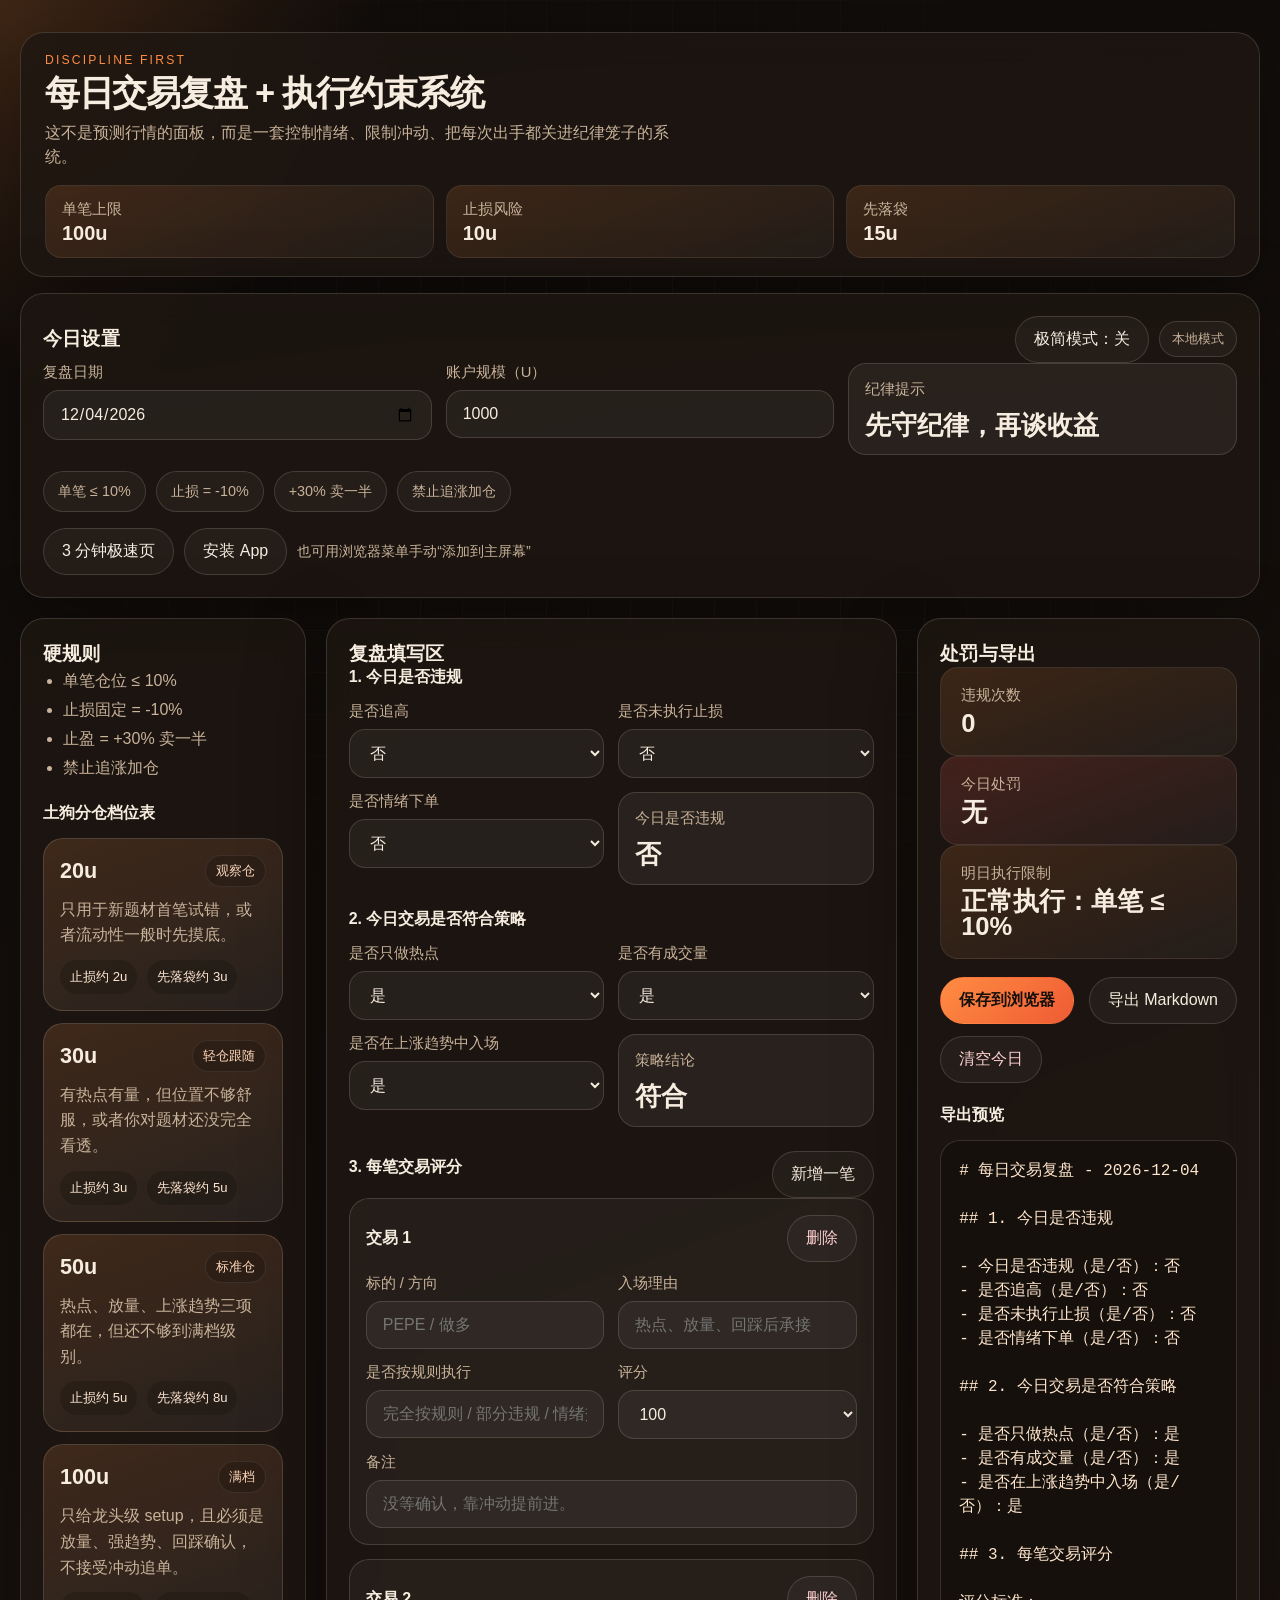
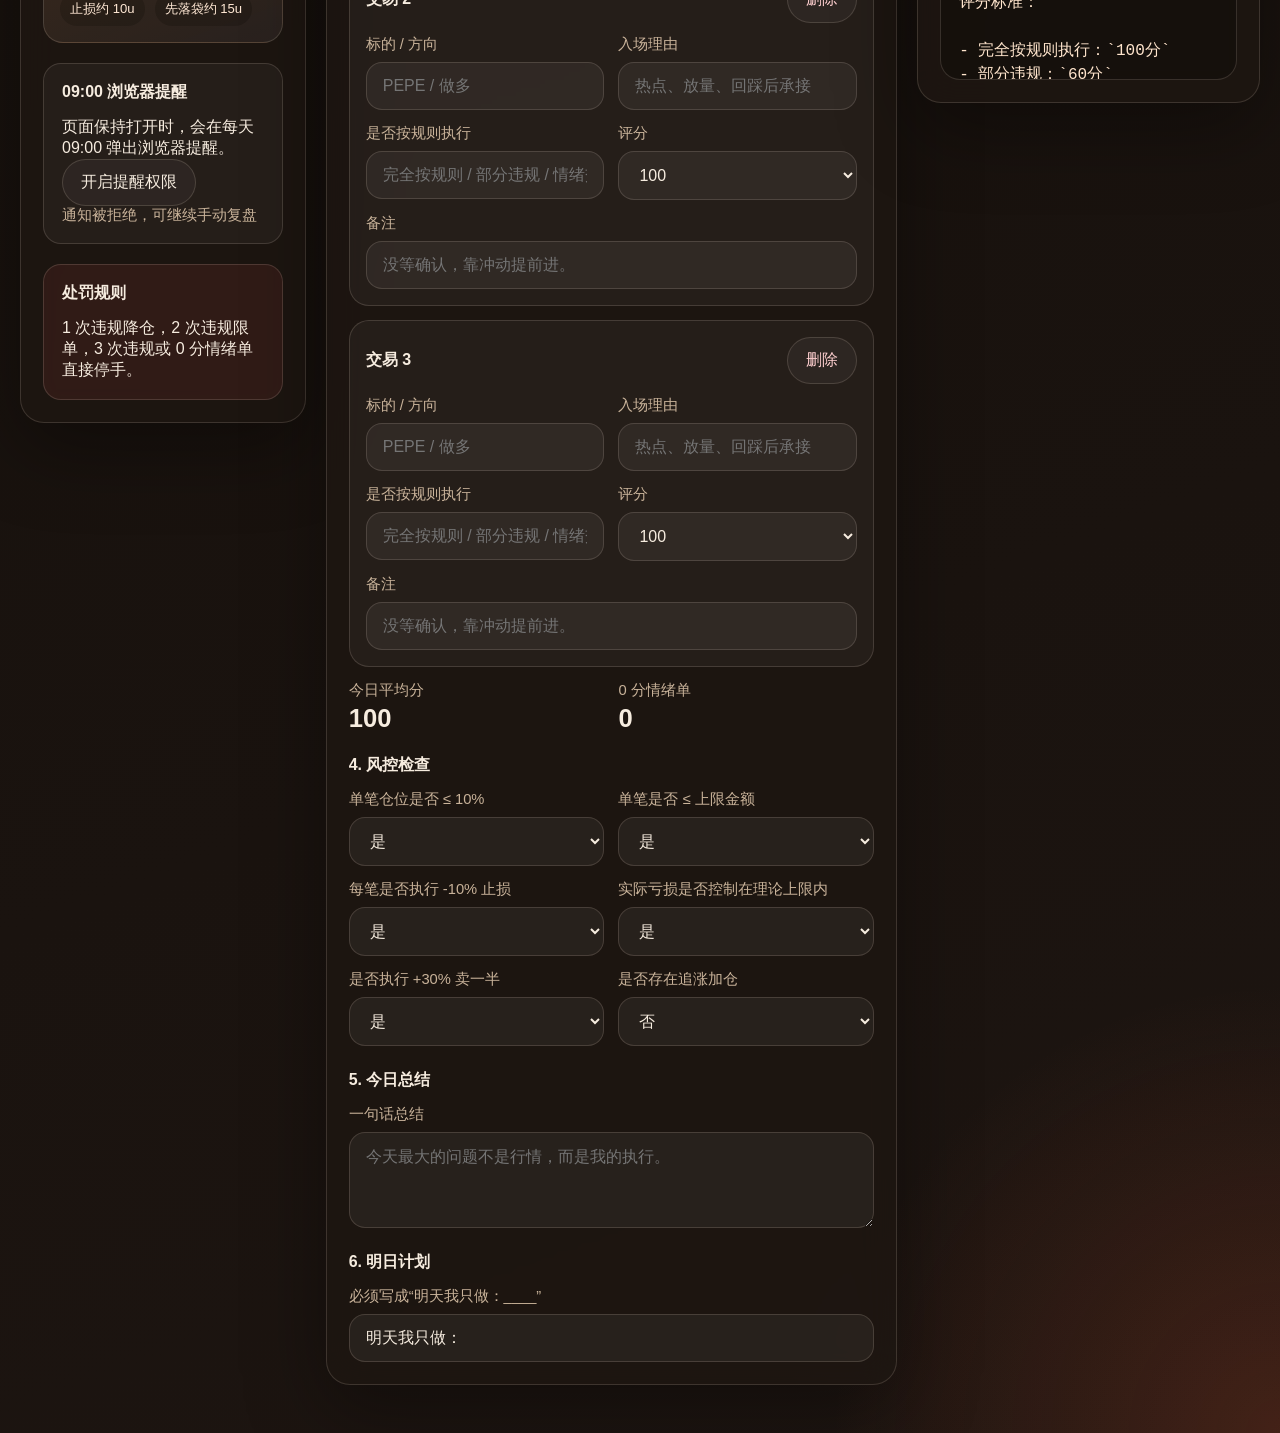
<file: index.html>
<!DOCTYPE html>
<html lang="zh-CN">
  <head>
    <meta charset="UTF-8" />
    <meta name="viewport" content="width=device-width, initial-scale=1.0" />
    <meta name="theme-color" content="#1b130f" />
    <title>每日交易复盘 + 执行约束系统</title>
    <link rel="manifest" href="./manifest.webmanifest" />
    <link rel="apple-touch-icon" href="./icons/apple-touch-icon.png" />
    <link rel="stylesheet" href="./styles.css" />
  </head>
  <body>
    <div class="bg-grid"></div>
    <main class="app-shell">
      <section class="hero-card">
        <div class="hero-copy">
          <p class="eyebrow">Discipline First</p>
          <h1>每日交易复盘 + 执行约束系统</h1>
          <p class="hero-text">
            这不是预测行情的面板，而是一套控制情绪、限制冲动、把每次出手都关进纪律笼子的系统。
          </p>
        </div>
        <div class="hero-metrics">
          <div class="metric-box">
            <span class="metric-label">单笔上限</span>
            <strong id="position-limit">100u</strong>
          </div>
          <div class="metric-box">
            <span class="metric-label">止损风险</span>
            <strong id="loss-limit">10u</strong>
          </div>
          <div class="metric-box">
            <span class="metric-label">先落袋</span>
            <strong id="take-profit-lock">15u</strong>
          </div>
        </div>
      </section>

      <section class="panel top-panel">
        <div class="panel-title-row">
          <h2>今日设置</h2>
          <div class="title-actions">
            <button id="simple-mode-toggle" type="button" class="ghost-button mode-toggle">极简模式：关</button>
            <span class="status-pill" id="save-status">未保存</span>
          </div>
        </div>
        <div class="field-grid compact-grid">
          <label class="field">
            <span>复盘日期</span>
            <input id="review-date" type="date" />
          </label>
          <label class="field">
            <span>账户规模（U）</span>
            <input id="account-size" type="number" min="0" step="10" value="1000" />
          </label>
          <div class="field field-static">
            <span>纪律提示</span>
            <strong>先守纪律，再谈收益</strong>
          </div>
        </div>
        <div class="quick-rule-strip">
          <span class="quick-rule-pill">单笔 ≤ 10%</span>
          <span class="quick-rule-pill">止损 = -10%</span>
          <span class="quick-rule-pill">+30% 卖一半</span>
          <span class="quick-rule-pill">禁止追涨加仓</span>
        </div>
        <div class="entry-strip">
          <a class="ghost-button link-button" href="./quick.html">3 分钟极速页</a>
          <button id="install-app" type="button" class="ghost-button">安装 App</button>
          <span id="install-status" class="install-status">可加到主屏幕或桌面</span>
        </div>
      </section>

      <div class="content-grid">
        <section class="panel side-panel">
          <div class="panel-title-row">
            <h2>硬规则</h2>
          </div>
          <ul class="rule-list">
            <li>单笔仓位 ≤ 10%</li>
            <li>止损固定 = -10%</li>
            <li>止盈 = +30% 卖一半</li>
            <li>禁止追涨加仓</li>
          </ul>
          <section class="sizing-section">
            <h3>土狗分仓档位表</h3>
            <div class="sizing-grid">
              <article class="tier-card" data-tier-ratio="0.02">
                <div class="tier-top">
                  <strong class="tier-amount">20u</strong>
                  <span class="tier-tag">观察仓</span>
                </div>
                <p class="tier-guidance">只用于新题材首笔试错，或者流动性一般时先摸底。</p>
                <div class="tier-notes">
                  <span class="tier-risk">止损约 2u</span>
                  <span class="tier-profit">先落袋约 3u</span>
                </div>
              </article>
              <article class="tier-card" data-tier-ratio="0.03">
                <div class="tier-top">
                  <strong class="tier-amount">30u</strong>
                  <span class="tier-tag">轻仓跟随</span>
                </div>
                <p class="tier-guidance">有热点有量，但位置不够舒服，或者你对题材还没完全看透。</p>
                <div class="tier-notes">
                  <span class="tier-risk">止损约 3u</span>
                  <span class="tier-profit">先落袋约 4u</span>
                </div>
              </article>
              <article class="tier-card" data-tier-ratio="0.05">
                <div class="tier-top">
                  <strong class="tier-amount">50u</strong>
                  <span class="tier-tag">标准仓</span>
                </div>
                <p class="tier-guidance">热点、放量、上涨趋势三项都在，但还不够到满档级别。</p>
                <div class="tier-notes">
                  <span class="tier-risk">止损约 5u</span>
                  <span class="tier-profit">先落袋约 8u</span>
                </div>
              </article>
              <article class="tier-card" data-tier-ratio="0.1">
                <div class="tier-top">
                  <strong class="tier-amount">100u</strong>
                  <span class="tier-tag">满档</span>
                </div>
                <p class="tier-guidance">只给龙头级 setup，且必须是放量、强趋势、回踩确认，不接受冲动追单。</p>
                <div class="tier-notes">
                  <span class="tier-risk">止损约 10u</span>
                  <span class="tier-profit">先落袋约 15u</span>
                </div>
              </article>
            </div>
          </section>
          <div class="reminder-card simple-hide">
            <h3>09:00 浏览器提醒</h3>
            <p>页面保持打开时，会在每天 09:00 弹出浏览器提醒。</p>
            <button id="enable-notification" type="button" class="ghost-button">开启提醒权限</button>
            <p id="notification-state" class="muted-text">尚未授权通知</p>
          </div>
          <div class="reminder-card warning-card simple-hide">
            <h3>处罚规则</h3>
            <p>1 次违规降仓，2 次违规限单，3 次违规或 0 分情绪单直接停手。</p>
          </div>
        </section>

        <section class="panel main-panel">
          <div class="panel-title-row">
            <h2>复盘填写区</h2>
          </div>

          <section class="subsection">
            <h3>1. 今日是否违规</h3>
            <div class="field-grid">
              <label class="field">
                <span>是否追高</span>
                <select id="violation-chase-high">
                  <option value="no">否</option>
                  <option value="yes">是</option>
                </select>
              </label>
              <label class="field">
                <span>是否未执行止损</span>
                <select id="violation-no-stop">
                  <option value="no">否</option>
                  <option value="yes">是</option>
                </select>
              </label>
              <label class="field">
                <span>是否情绪下单</span>
                <select id="violation-emotional">
                  <option value="no">否</option>
                  <option value="yes">是</option>
                </select>
              </label>
              <div class="field field-static">
                <span>今日是否违规</span>
                <strong id="overall-violation">否</strong>
              </div>
            </div>
          </section>

          <section class="subsection">
            <h3>2. 今日交易是否符合策略</h3>
            <div class="field-grid">
              <label class="field">
                <span>是否只做热点</span>
                <select id="strategy-hot">
                  <option value="yes">是</option>
                  <option value="no">否</option>
                </select>
              </label>
              <label class="field">
                <span>是否有成交量</span>
                <select id="strategy-volume">
                  <option value="yes">是</option>
                  <option value="no">否</option>
                </select>
              </label>
              <label class="field">
                <span>是否在上涨趋势中入场</span>
                <select id="strategy-trend">
                  <option value="yes">是</option>
                  <option value="no">否</option>
                </select>
              </label>
              <div class="field field-static">
                <span>策略结论</span>
                <strong id="strategy-result">符合</strong>
              </div>
            </div>
          </section>

          <section class="subsection">
            <div class="panel-title-row inner-title-row">
              <h3>3. 每笔交易评分</h3>
              <button id="add-trade" type="button" class="ghost-button">新增一笔</button>
            </div>
            <div id="trade-list" class="trade-list"></div>
            <div class="score-bar">
              <div>
                <span class="muted-text">今日平均分</span>
                <strong id="average-score">0</strong>
              </div>
              <div>
                <span class="muted-text">0 分情绪单</span>
                <strong id="zero-score-count">0</strong>
              </div>
            </div>
          </section>

          <section class="subsection">
            <h3>4. 风控检查</h3>
            <div class="field-grid">
              <label class="field">
                <span>单笔仓位是否 ≤ 10%</span>
                <select id="risk-position">
                  <option value="yes">是</option>
                  <option value="no">否</option>
                </select>
              </label>
              <label class="field">
                <span>单笔是否 ≤ 上限金额</span>
                <select id="risk-position-amount">
                  <option value="yes">是</option>
                  <option value="no">否</option>
                </select>
              </label>
              <label class="field">
                <span>每笔是否执行 -10% 止损</span>
                <select id="risk-stop-loss">
                  <option value="yes">是</option>
                  <option value="no">否</option>
                </select>
              </label>
              <label class="field">
                <span>实际亏损是否控制在理论上限内</span>
                <select id="risk-loss-cap">
                  <option value="yes">是</option>
                  <option value="no">否</option>
                </select>
              </label>
              <label class="field">
                <span>是否执行 +30% 卖一半</span>
                <select id="risk-take-profit">
                  <option value="yes">是</option>
                  <option value="no">否</option>
                </select>
              </label>
              <label class="field">
                <span>是否存在追涨加仓</span>
                <select id="risk-chase-add">
                  <option value="no">否</option>
                  <option value="yes">是</option>
                </select>
              </label>
            </div>
          </section>

          <section class="subsection">
            <h3>5. 今日总结</h3>
            <label class="field">
              <span>一句话总结</span>
              <textarea id="daily-summary" rows="2" placeholder="今天最大的问题不是行情，而是我的执行。"></textarea>
            </label>
          </section>

          <section class="subsection">
            <h3>6. 明日计划</h3>
            <label class="field">
              <span>必须写成“明天我只做：____”</span>
              <input id="tomorrow-plan" type="text" placeholder="明天我只做：强势热点里放量突破后的第一笔回踩。" />
            </label>
          </section>
        </section>

        <section class="panel outcome-panel">
          <div class="panel-title-row">
            <h2>处罚与导出</h2>
          </div>
          <div class="penalty-box">
            <span class="muted-text">违规次数</span>
            <strong id="violation-count">0</strong>
          </div>
          <div class="penalty-box danger-box">
            <span class="muted-text">今日处罚</span>
            <strong id="penalty-today">无</strong>
          </div>
          <div class="penalty-box">
            <span class="muted-text">明日执行限制</span>
            <strong id="penalty-next-day">正常执行：单笔 ≤ 10%</strong>
          </div>
          <div class="action-row">
            <button id="save-review" type="button" class="primary-button">保存到浏览器</button>
            <button id="export-markdown" type="button" class="ghost-button">导出 Markdown</button>
            <button id="reset-review" type="button" class="ghost-button danger-action">清空今日</button>
          </div>
          <section class="subsection preview-section simple-hide">
            <h3>导出预览</h3>
            <pre id="markdown-preview"></pre>
          </section>
        </section>
      </div>
    </main>

    <div class="mobile-action-bar">
      <button id="mobile-mode-toggle" type="button" class="ghost-button">极简模式</button>
      <button id="mobile-add-trade" type="button" class="ghost-button">+1 笔</button>
      <button id="mobile-save" type="button" class="primary-button">保存</button>
    </div>

    <template id="trade-row-template">
      <article class="trade-card">
        <div class="trade-card-header">
          <strong class="trade-number">交易 1</strong>
          <button type="button" class="remove-trade">删除</button>
        </div>
        <div class="field-grid trade-grid">
          <label class="field">
            <span>标的 / 方向</span>
            <input class="trade-symbol" type="text" placeholder="PEPE / 做多" />
          </label>
          <label class="field">
            <span>入场理由</span>
            <input class="trade-reason" type="text" placeholder="热点、放量、回踩后承接" />
          </label>
          <label class="field">
            <span>是否按规则执行</span>
            <input class="trade-execution" type="text" placeholder="完全按规则 / 部分违规 / 情绪交易" />
          </label>
          <label class="field">
            <span>评分</span>
            <select class="trade-score">
              <option value="100">100</option>
              <option value="60">60</option>
              <option value="0">0</option>
            </select>
          </label>
          <label class="field trade-note-field">
            <span>备注</span>
            <input class="trade-note" type="text" placeholder="没等确认，靠冲动提前进。" />
          </label>
        </div>
      </article>
    </template>

    <script src="./app.js"></script>
  </body>
  </html>
</file>
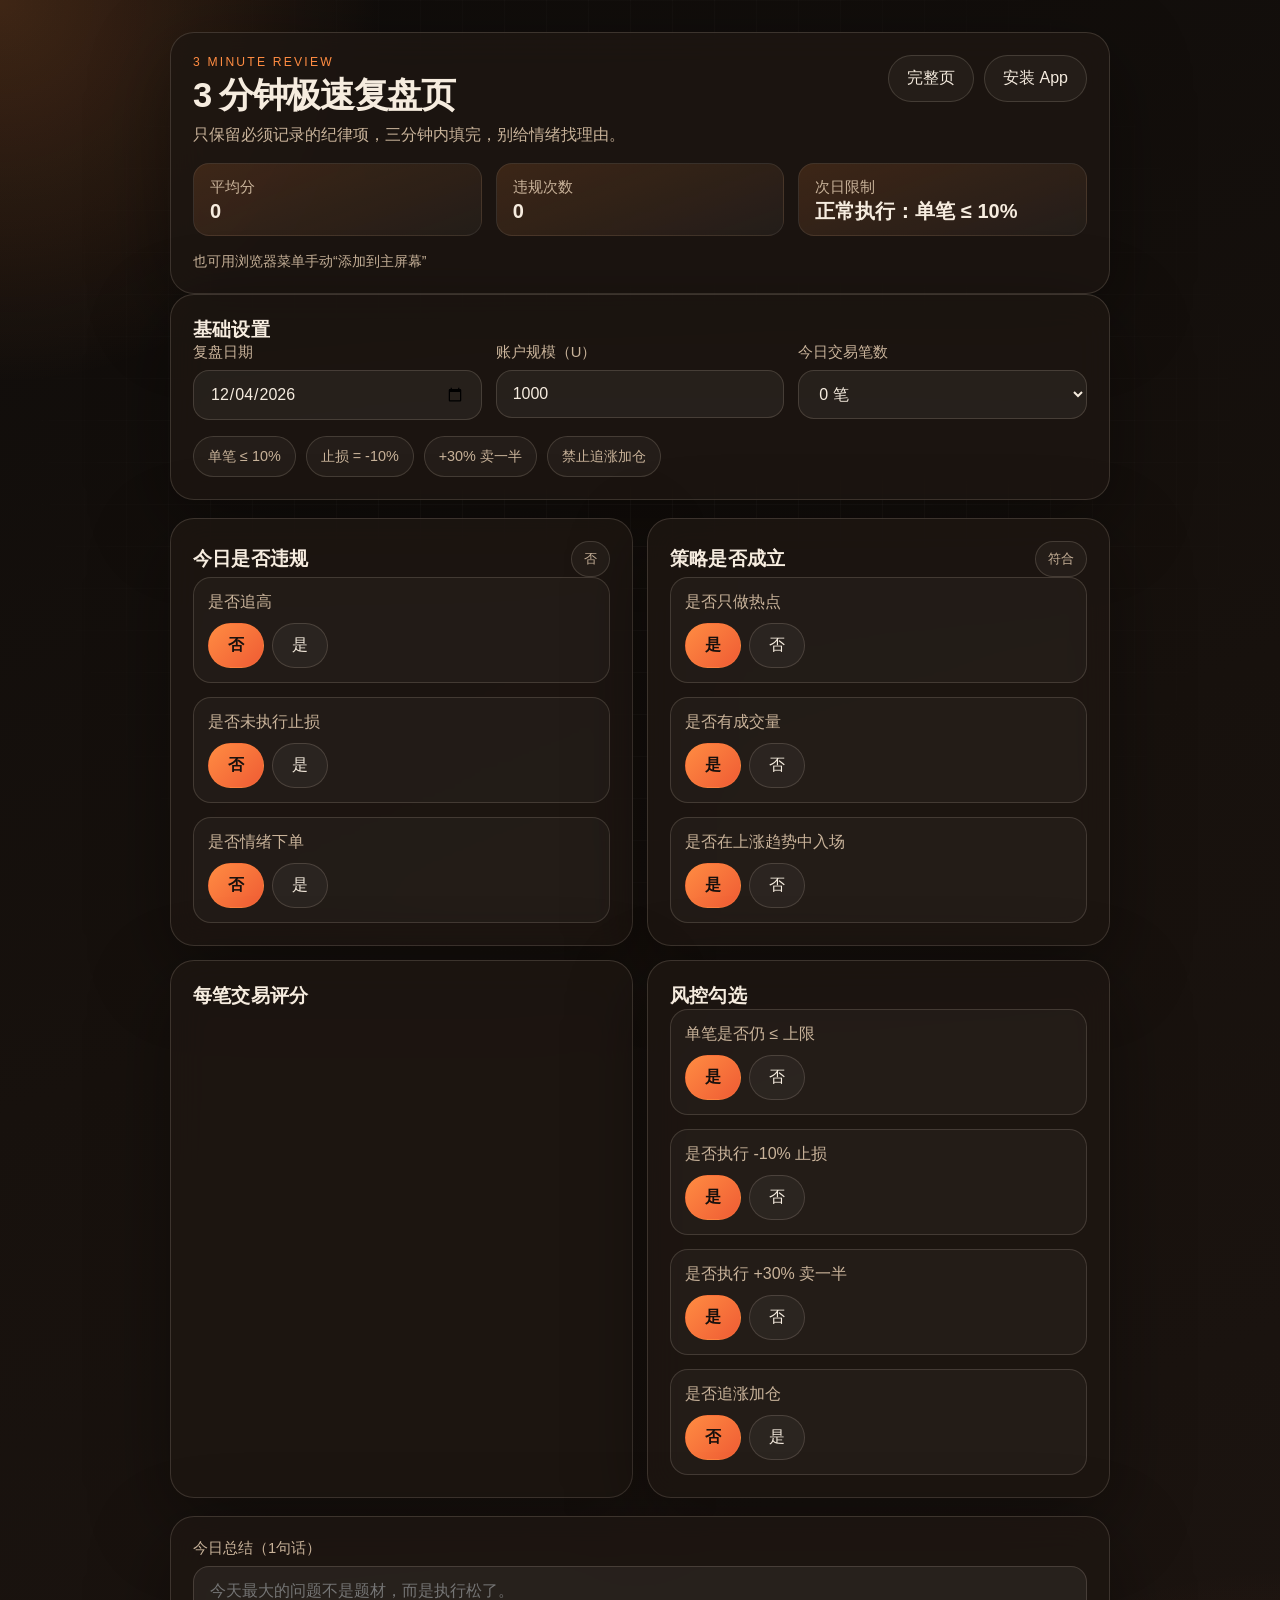
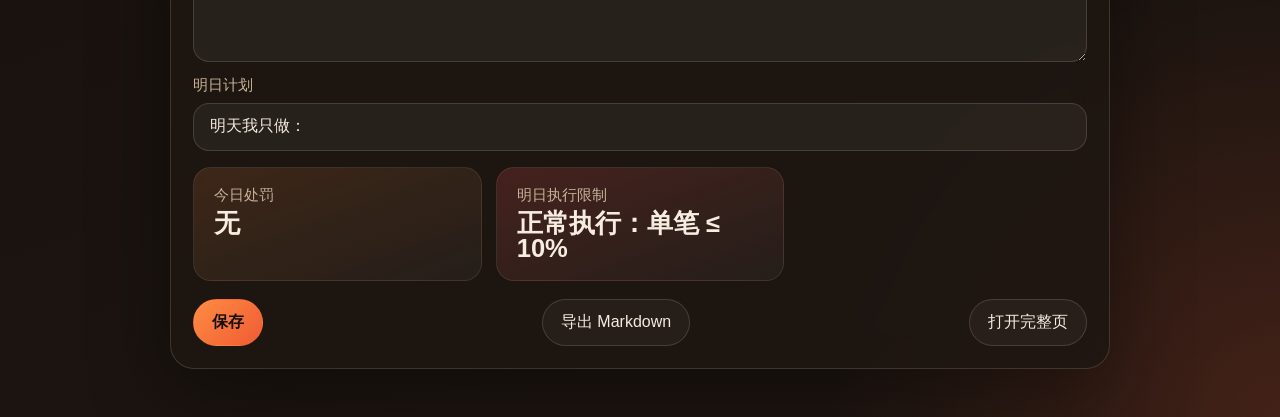
<file: quick.html>
<!DOCTYPE html>
<html lang="zh-CN">
  <head>
    <meta charset="UTF-8" />
    <meta name="viewport" content="width=device-width, initial-scale=1.0" />
    <meta name="theme-color" content="#1b130f" />
    <title>3 分钟极速复盘</title>
    <link rel="manifest" href="./manifest.webmanifest" />
    <link rel="apple-touch-icon" href="./icons/apple-touch-icon.png" />
    <link rel="stylesheet" href="./styles.css" />
  </head>
  <body class="quick-page-body">
    <div class="bg-grid"></div>
    <main class="app-shell quick-shell">
      <section class="panel quick-top-panel">
        <div class="panel-title-row quick-title-row">
          <div class="quick-title-copy">
            <p class="eyebrow">3 Minute Review</p>
            <h1>3 分钟极速复盘页</h1>
            <p class="hero-text">只保留必须记录的纪律项，三分钟内填完，别给情绪找理由。</p>
          </div>
          <div class="title-actions quick-top-actions">
            <a class="ghost-button link-button" href="./index.html">完整页</a>
            <button id="quick-install-app" type="button" class="ghost-button">安装 App</button>
          </div>
        </div>
        <div class="quick-head-metrics">
          <div class="metric-box">
            <span class="metric-label">平均分</span>
            <strong id="quick-average-score">0</strong>
          </div>
          <div class="metric-box">
            <span class="metric-label">违规次数</span>
            <strong id="quick-violation-count">0</strong>
          </div>
          <div class="metric-box">
            <span class="metric-label">次日限制</span>
            <strong id="quick-next-day-limit">正常</strong>
          </div>
        </div>
        <div class="entry-strip">
          <span id="quick-install-status" class="install-status">可加到主屏幕或桌面</span>
        </div>
      </section>

      <section class="panel quick-section">
        <div class="panel-title-row">
          <h2>基础设置</h2>
        </div>
        <div class="field-grid compact-grid quick-setup-grid">
          <label class="field">
            <span>复盘日期</span>
            <input id="quick-date" type="date" />
          </label>
          <label class="field">
            <span>账户规模（U）</span>
            <input id="quick-account-size" type="number" min="0" step="10" value="1000" />
          </label>
          <label class="field">
            <span>今日交易笔数</span>
            <select id="quick-trade-count">
              <option value="0">0 笔</option>
              <option value="1">1 笔</option>
              <option value="2">2 笔</option>
              <option value="3">3 笔</option>
            </select>
          </label>
        </div>
        <div class="quick-rule-strip">
          <span class="quick-rule-pill">单笔 ≤ 10%</span>
          <span class="quick-rule-pill">止损 = -10%</span>
          <span class="quick-rule-pill">+30% 卖一半</span>
          <span class="quick-rule-pill">禁止追涨加仓</span>
        </div>
      </section>

      <div class="quick-grid">
        <section class="panel quick-section">
          <div class="panel-title-row">
            <h2>今日是否违规</h2>
            <span class="status-pill" id="quick-overall-violation">否</span>
          </div>
          <div class="quick-checklist">
            <div class="quick-item">
              <span>是否追高</span>
              <input id="quick-violation-chase" type="hidden" value="no" />
              <div class="toggle-group" data-target="quick-violation-chase">
                <button type="button" class="toggle-button is-active" data-value="no">否</button>
                <button type="button" class="toggle-button" data-value="yes">是</button>
              </div>
            </div>
            <div class="quick-item">
              <span>是否未执行止损</span>
              <input id="quick-violation-stop" type="hidden" value="no" />
              <div class="toggle-group" data-target="quick-violation-stop">
                <button type="button" class="toggle-button is-active" data-value="no">否</button>
                <button type="button" class="toggle-button" data-value="yes">是</button>
              </div>
            </div>
            <div class="quick-item">
              <span>是否情绪下单</span>
              <input id="quick-violation-emotional" type="hidden" value="no" />
              <div class="toggle-group" data-target="quick-violation-emotional">
                <button type="button" class="toggle-button is-active" data-value="no">否</button>
                <button type="button" class="toggle-button" data-value="yes">是</button>
              </div>
            </div>
          </div>
        </section>

        <section class="panel quick-section">
          <div class="panel-title-row">
            <h2>策略是否成立</h2>
            <span class="status-pill" id="quick-strategy-result">符合</span>
          </div>
          <div class="quick-checklist">
            <div class="quick-item">
              <span>是否只做热点</span>
              <input id="quick-strategy-hot" type="hidden" value="yes" />
              <div class="toggle-group" data-target="quick-strategy-hot">
                <button type="button" class="toggle-button is-active" data-value="yes">是</button>
                <button type="button" class="toggle-button" data-value="no">否</button>
              </div>
            </div>
            <div class="quick-item">
              <span>是否有成交量</span>
              <input id="quick-strategy-volume" type="hidden" value="yes" />
              <div class="toggle-group" data-target="quick-strategy-volume">
                <button type="button" class="toggle-button is-active" data-value="yes">是</button>
                <button type="button" class="toggle-button" data-value="no">否</button>
              </div>
            </div>
            <div class="quick-item">
              <span>是否在上涨趋势中入场</span>
              <input id="quick-strategy-trend" type="hidden" value="yes" />
              <div class="toggle-group" data-target="quick-strategy-trend">
                <button type="button" class="toggle-button is-active" data-value="yes">是</button>
                <button type="button" class="toggle-button" data-value="no">否</button>
              </div>
            </div>
          </div>
        </section>

        <section class="panel quick-section">
          <div class="panel-title-row">
            <h2>每笔交易评分</h2>
          </div>
          <div id="quick-score-list" class="quick-score-list">
            <div class="quick-score-item" data-trade-index="0">
              <span>交易 1</span>
              <input id="quick-trade-score-0" type="hidden" value="100" />
              <div class="toggle-group score-toggle" data-target="quick-trade-score-0">
                <button type="button" class="toggle-button is-active" data-value="100">100</button>
                <button type="button" class="toggle-button" data-value="60">60</button>
                <button type="button" class="toggle-button" data-value="0">0</button>
              </div>
            </div>
            <div class="quick-score-item" data-trade-index="1">
              <span>交易 2</span>
              <input id="quick-trade-score-1" type="hidden" value="100" />
              <div class="toggle-group score-toggle" data-target="quick-trade-score-1">
                <button type="button" class="toggle-button is-active" data-value="100">100</button>
                <button type="button" class="toggle-button" data-value="60">60</button>
                <button type="button" class="toggle-button" data-value="0">0</button>
              </div>
            </div>
            <div class="quick-score-item" data-trade-index="2">
              <span>交易 3</span>
              <input id="quick-trade-score-2" type="hidden" value="100" />
              <div class="toggle-group score-toggle" data-target="quick-trade-score-2">
                <button type="button" class="toggle-button is-active" data-value="100">100</button>
                <button type="button" class="toggle-button" data-value="60">60</button>
                <button type="button" class="toggle-button" data-value="0">0</button>
              </div>
            </div>
          </div>
        </section>

        <section class="panel quick-section">
          <div class="panel-title-row">
            <h2>风控勾选</h2>
          </div>
          <div class="quick-checklist">
            <div class="quick-item">
              <span>单笔是否仍 ≤ 上限</span>
              <input id="quick-risk-position" type="hidden" value="yes" />
              <div class="toggle-group" data-target="quick-risk-position">
                <button type="button" class="toggle-button is-active" data-value="yes">是</button>
                <button type="button" class="toggle-button" data-value="no">否</button>
              </div>
            </div>
            <div class="quick-item">
              <span>是否执行 -10% 止损</span>
              <input id="quick-risk-stop" type="hidden" value="yes" />
              <div class="toggle-group" data-target="quick-risk-stop">
                <button type="button" class="toggle-button is-active" data-value="yes">是</button>
                <button type="button" class="toggle-button" data-value="no">否</button>
              </div>
            </div>
            <div class="quick-item">
              <span>是否执行 +30% 卖一半</span>
              <input id="quick-risk-profit" type="hidden" value="yes" />
              <div class="toggle-group" data-target="quick-risk-profit">
                <button type="button" class="toggle-button is-active" data-value="yes">是</button>
                <button type="button" class="toggle-button" data-value="no">否</button>
              </div>
            </div>
            <div class="quick-item">
              <span>是否追涨加仓</span>
              <input id="quick-risk-chase-add" type="hidden" value="no" />
              <div class="toggle-group" data-target="quick-risk-chase-add">
                <button type="button" class="toggle-button is-active" data-value="no">否</button>
                <button type="button" class="toggle-button" data-value="yes">是</button>
              </div>
            </div>
          </div>
        </section>
      </div>

      <section class="panel quick-section quick-summary-panel">
        <div class="quick-summary-grid">
          <label class="field">
            <span>今日总结（1句话）</span>
            <textarea id="quick-summary" rows="3" placeholder="今天最大的问题不是题材，而是执行松了。"></textarea>
          </label>
          <label class="field">
            <span>明日计划</span>
            <input id="quick-plan" type="text" placeholder="明天我只做：热点龙头第一次放量回踩。" />
          </label>
        </div>
        <div class="quick-result-grid">
          <div class="penalty-box">
            <span class="muted-text">今日处罚</span>
            <strong id="quick-penalty-today">无</strong>
          </div>
          <div class="penalty-box danger-box">
            <span class="muted-text">明日执行限制</span>
            <strong id="quick-penalty-next">正常执行：单笔 ≤ 10%</strong>
          </div>
        </div>
        <div class="action-row quick-action-row">
          <button id="quick-save" type="button" class="primary-button">保存</button>
          <button id="quick-export" type="button" class="ghost-button">导出 Markdown</button>
          <a class="ghost-button link-button" href="./index.html">打开完整页</a>
        </div>
      </section>
    </main>

    <script src="./quick.js"></script>
  </body>
  </html>
</file>
<file: styles.css>
:root {
  --bg: #15120f;
  --bg-soft: rgba(255, 248, 239, 0.06);
  --panel: rgba(30, 22, 18, 0.82);
  --panel-strong: rgba(49, 34, 27, 0.92);
  --line: rgba(255, 233, 212, 0.15);
  --text: #f6ecdf;
  --muted: #c9b39a;
  --accent: #ff8c42;
  --accent-deep: #ef5b34;
  --accent-faint: rgba(255, 140, 66, 0.16);
  --danger: #ff5d5d;
  --good: #7ad48d;
  --shadow: 0 24px 80px rgba(0, 0, 0, 0.36);
  --radius: 24px;
  --radius-sm: 16px;
  --font-sans: "IBM Plex Sans", "Avenir Next", "PingFang SC", "Hiragino Sans GB", sans-serif;
  --font-mono: "IBM Plex Mono", "SFMono-Regular", "Menlo", monospace;
}

* {
  box-sizing: border-box;
}

html,
body {
  margin: 0;
  min-height: 100%;
  background:
    radial-gradient(circle at top left, rgba(255, 140, 66, 0.2), transparent 24rem),
    radial-gradient(circle at bottom right, rgba(239, 91, 52, 0.18), transparent 28rem),
    linear-gradient(160deg, #0f0c0a 0%, #17110d 45%, #1d1511 100%);
  color: var(--text);
  font-family: var(--font-sans);
}

body {
  position: relative;
}

.bg-grid {
  position: fixed;
  inset: 0;
  pointer-events: none;
  background-image:
    linear-gradient(rgba(255, 255, 255, 0.03) 1px, transparent 1px),
    linear-gradient(90deg, rgba(255, 255, 255, 0.03) 1px, transparent 1px);
  background-size: 42px 42px;
  mask-image: radial-gradient(circle at center, black 35%, transparent 85%);
}

.app-shell {
  position: relative;
  z-index: 1;
  max-width: 1480px;
  margin: 0 auto;
  padding: 32px 20px 48px;
}

.hero-card,
.panel {
  border: 1px solid var(--line);
  border-radius: var(--radius);
  background: var(--panel);
  backdrop-filter: blur(18px);
  box-shadow: var(--shadow);
}

.hero-card {
  display: grid;
  grid-template-columns: minmax(0, 1fr);
  gap: 16px;
  padding: 20px 24px 18px;
  margin-bottom: 16px;
}

.hero-copy {
  display: grid;
  gap: 10px;
}

.eyebrow {
  margin: 0;
  color: var(--accent);
  font-size: 0.76rem;
  letter-spacing: 0.18em;
  text-transform: uppercase;
}

h1,
h2,
h3,
p,
ul,
pre {
  margin: 0;
}

h1 {
  font-size: clamp(1.95rem, 2.7vw, 3.2rem);
  line-height: 0.98;
  letter-spacing: -0.04em;
}

h2 {
  font-size: 1.2rem;
  letter-spacing: 0.01em;
}

h3 {
  font-size: 1rem;
  margin-bottom: 14px;
}

.hero-text {
  max-width: 72ch;
  margin-top: 0;
  color: var(--muted);
  font-size: 1rem;
  line-height: 1.5;
}

.hero-metrics {
  display: grid;
  grid-template-columns: repeat(auto-fit, minmax(180px, 1fr));
  gap: 12px;
}

.metric-box,
.penalty-box {
  padding: 18px 20px;
  border-radius: 18px;
  border: 1px solid rgba(255, 255, 255, 0.08);
  background: linear-gradient(160deg, rgba(255, 140, 66, 0.15), rgba(255, 255, 255, 0.04));
}

.metric-label,
.muted-text {
  color: var(--muted);
  font-size: 0.92rem;
}

.metric-box strong,
.penalty-box strong,
.field-static strong,
#average-score,
#zero-score-count {
  display: block;
  margin-top: 6px;
  font-size: 1.6rem;
  line-height: 1;
}

.metric-box {
  padding: 14px 16px;
  border-radius: 16px;
}

.metric-box strong {
  margin-top: 4px;
  font-size: 1.25rem;
}

.top-panel,
.side-panel,
.main-panel,
.outcome-panel {
  padding: 22px;
}

.panel-title-row,
.trade-card-header,
.action-row,
.inner-title-row {
  display: flex;
  align-items: center;
  justify-content: space-between;
  gap: 12px;
}

.title-actions {
  display: flex;
  align-items: center;
  gap: 10px;
  flex-wrap: wrap;
}

.status-pill {
  padding: 8px 12px;
  border-radius: 999px;
  border: 1px solid var(--line);
  font-size: 0.82rem;
  color: var(--muted);
  background: rgba(255, 255, 255, 0.04);
}

.content-grid {
  display: grid;
  grid-template-columns: minmax(260px, 0.75fr) minmax(0, 1.5fr) minmax(300px, 0.9fr);
  gap: 20px;
  margin-top: 20px;
  align-items: start;
}

.field-grid {
  display: grid;
  grid-template-columns: repeat(2, minmax(0, 1fr));
  gap: 14px;
}

.compact-grid {
  grid-template-columns: repeat(3, minmax(0, 1fr));
}

.quick-rule-strip {
  display: flex;
  flex-wrap: wrap;
  gap: 10px;
  margin-top: 16px;
}

.entry-strip {
  display: flex;
  flex-wrap: wrap;
  gap: 10px;
  align-items: center;
  margin-top: 16px;
}

.install-status {
  color: var(--muted);
  font-size: 0.88rem;
}

.link-button {
  display: inline-flex;
  align-items: center;
  justify-content: center;
  text-decoration: none;
}

.quick-rule-pill {
  padding: 10px 14px;
  border-radius: 999px;
  border: 1px solid var(--line);
  background: rgba(255, 255, 255, 0.04);
  color: var(--muted);
  font-size: 0.9rem;
}

.field {
  display: flex;
  flex-direction: column;
  gap: 8px;
}

.field span {
  color: var(--muted);
  font-size: 0.92rem;
}

input,
select,
textarea,
button {
  font: inherit;
}

input,
select,
textarea {
  width: 100%;
  border: 1px solid var(--line);
  border-radius: 16px;
  padding: 14px 16px;
  background: rgba(255, 255, 255, 0.05);
  color: var(--text);
  outline: none;
  transition: border-color 160ms ease, transform 160ms ease, background 160ms ease;
}

textarea {
  resize: vertical;
  min-height: 96px;
}

input:focus,
select:focus,
textarea:focus {
  border-color: rgba(255, 140, 66, 0.7);
  background: rgba(255, 140, 66, 0.08);
}

.field-static {
  justify-content: center;
  min-height: 84px;
  padding: 16px;
  border: 1px solid var(--line);
  border-radius: 18px;
  background: var(--bg-soft);
}

.rule-list {
  padding-left: 20px;
  color: var(--muted);
  line-height: 1.8;
}

.reminder-card {
  margin-top: 20px;
  padding: 18px;
  border-radius: 18px;
  background: rgba(255, 255, 255, 0.04);
  border: 1px solid var(--line);
}

.warning-card {
  background: rgba(255, 93, 93, 0.09);
}

.sizing-section {
  margin-top: 20px;
}

.sizing-grid {
  display: grid;
  gap: 12px;
}

.tier-card {
  padding: 16px;
  border-radius: 20px;
  border: 1px solid var(--line);
  background:
    linear-gradient(160deg, rgba(255, 140, 66, 0.14), rgba(255, 255, 255, 0.04)),
    rgba(255, 255, 255, 0.02);
}

.tier-top {
  display: flex;
  align-items: center;
  justify-content: space-between;
  gap: 12px;
}

.tier-amount {
  font-size: 1.35rem;
}

.tier-tag {
  padding: 6px 10px;
  border-radius: 999px;
  background: rgba(0, 0, 0, 0.18);
  border: 1px solid rgba(255, 255, 255, 0.08);
  color: #ffd8bb;
  font-size: 0.82rem;
}

.tier-guidance {
  margin-top: 10px;
  color: var(--muted);
  line-height: 1.6;
}

.tier-notes {
  display: flex;
  flex-wrap: wrap;
  gap: 10px;
  margin-top: 12px;
}

.tier-risk,
.tier-profit {
  padding: 8px 10px;
  border-radius: 999px;
  background: rgba(0, 0, 0, 0.18);
  color: #ffe8d4;
  font-size: 0.82rem;
}

.subsection + .subsection {
  margin-top: 24px;
}

.trade-list {
  display: grid;
  gap: 14px;
}

.trade-card {
  padding: 16px;
  border: 1px solid var(--line);
  border-radius: 20px;
  background: rgba(255, 255, 255, 0.04);
}

.trade-number {
  font-size: 1rem;
}

.trade-grid {
  margin-top: 12px;
}

.trade-note-field {
  grid-column: 1 / -1;
}

.score-bar {
  display: grid;
  grid-template-columns: repeat(2, minmax(0, 1fr));
  gap: 14px;
  margin-top: 14px;
}

.danger-box {
  background: linear-gradient(160deg, rgba(255, 93, 93, 0.18), rgba(255, 255, 255, 0.04));
}

.action-row {
  flex-wrap: wrap;
  margin-top: 18px;
}

.primary-button,
.ghost-button,
.remove-trade {
  border-radius: 999px;
  padding: 12px 18px;
  border: 1px solid transparent;
  cursor: pointer;
  transition: transform 160ms ease, background 160ms ease, border-color 160ms ease;
}

.primary-button {
  background: linear-gradient(135deg, var(--accent), var(--accent-deep));
  color: #16100d;
  font-weight: 700;
}

.ghost-button,
.remove-trade {
  background: rgba(255, 255, 255, 0.04);
  color: var(--text);
  border-color: var(--line);
}

.danger-action,
.remove-trade {
  color: #ffd0d0;
}

button:hover {
  transform: translateY(-1px);
}

.preview-section {
  margin-top: 22px;
}

#markdown-preview {
  max-height: 540px;
  overflow: auto;
  padding: 18px;
  border: 1px solid var(--line);
  border-radius: 20px;
  background: rgba(0, 0, 0, 0.22);
  color: #ffe5cd;
  font-family: var(--font-mono);
  line-height: 1.5;
  white-space: pre-wrap;
}

body.simple-mode .simple-hide {
  display: none !important;
}

body.simple-mode .main-panel {
  order: 1;
}

body.simple-mode .outcome-panel {
  order: 2;
}

body.simple-mode .side-panel {
  order: 3;
}

body.simple-mode .hero-card {
  grid-template-columns: 1fr;
}

body.simple-mode .hero-text {
  display: none;
}

body.simple-mode .side-panel .panel-title-row,
body.simple-mode .side-panel .rule-list {
  display: none;
}

body.simple-mode .side-panel {
  padding-top: 18px;
}

.mobile-action-bar {
  display: none;
}

.quick-page-body .app-shell {
  max-width: 980px;
}

.quick-top-panel,
.quick-section {
  padding: 22px;
}

.quick-title-row {
  align-items: start;
}

.quick-title-copy {
  display: grid;
  gap: 10px;
}

.quick-top-actions {
  justify-content: end;
}

.quick-head-metrics,
.quick-result-grid,
.quick-grid,
.quick-summary-grid,
.quick-setup-grid {
  display: grid;
  gap: 14px;
}

.quick-head-metrics,
.quick-result-grid {
  grid-template-columns: repeat(3, minmax(0, 1fr));
  margin-top: 16px;
}

.quick-grid {
  grid-template-columns: repeat(2, minmax(0, 1fr));
  margin-top: 18px;
}

.quick-summary-grid {
  grid-template-columns: 1fr;
}

.quick-checklist,
.quick-score-list {
  display: grid;
  gap: 14px;
}

.quick-item,
.quick-score-item {
  padding: 14px;
  border-radius: 18px;
  border: 1px solid var(--line);
  background: rgba(255, 255, 255, 0.03);
}

.quick-item span,
.quick-score-item span {
  display: block;
  margin-bottom: 10px;
  color: var(--muted);
}

.toggle-group {
  display: flex;
  flex-wrap: wrap;
  gap: 8px;
}

.toggle-button {
  min-width: 56px;
  padding: 11px 14px;
  border-radius: 999px;
  border: 1px solid var(--line);
  background: rgba(255, 255, 255, 0.04);
  color: var(--text);
}

.toggle-button.is-active {
  border-color: rgba(255, 140, 66, 0.2);
  background: linear-gradient(135deg, var(--accent), var(--accent-deep));
  color: #16100d;
  font-weight: 700;
}

.score-toggle .toggle-button {
  min-width: 64px;
}

.quick-score-item.is-hidden {
  display: none;
}

.quick-summary-panel {
  margin-top: 18px;
}

.quick-action-row {
  margin-top: 18px;
}

@media (max-width: 1120px) {
  .content-grid {
    grid-template-columns: 1fr;
  }

  .hero-card {
    padding: 18px 20px 16px;
  }

  .quick-grid,
  .quick-head-metrics,
  .quick-result-grid {
    grid-template-columns: 1fr;
  }
}

@media (max-width: 760px) {
  .app-shell {
    padding: 18px 12px 106px;
  }

  .field-grid,
  .compact-grid,
  .score-bar,
  .quick-setup-grid {
    grid-template-columns: 1fr;
  }

  .hero-card,
  .top-panel,
  .side-panel,
  .main-panel,
  .outcome-panel,
  .quick-top-panel,
  .quick-section {
    padding: 18px;
  }

  h1 {
    font-size: 1.95rem;
  }

  .hero-text {
    font-size: 0.95rem;
  }

  .hero-metrics {
    grid-template-columns: 1fr;
  }

  .title-actions {
    width: 100%;
    justify-content: space-between;
  }

  .mode-toggle {
    flex: 1 1 auto;
  }

  .mobile-action-bar {
    position: fixed;
    left: 12px;
    right: 12px;
    bottom: 12px;
    z-index: 8;
    display: grid;
    grid-template-columns: 0.95fr 0.95fr 1.1fr;
    gap: 10px;
    padding: 10px;
    border-radius: 22px;
    border: 1px solid var(--line);
    background: rgba(24, 18, 14, 0.92);
    backdrop-filter: blur(18px);
    box-shadow: 0 16px 40px rgba(0, 0, 0, 0.35);
  }

  .mobile-action-bar .ghost-button,
  .mobile-action-bar .primary-button {
    width: 100%;
    padding: 13px 12px;
  }

  .quick-page-body .app-shell {
    padding-bottom: 28px;
  }

  .quick-top-actions {
    width: 100%;
    justify-content: stretch;
  }

  .quick-top-actions .ghost-button {
    flex: 1 1 auto;
  }

  body.simple-mode .hero-card,
  body.simple-mode .top-panel,
  body.simple-mode .main-panel,
  body.simple-mode .outcome-panel,
  body.simple-mode .side-panel {
    padding: 16px;
  }
}
</file>
